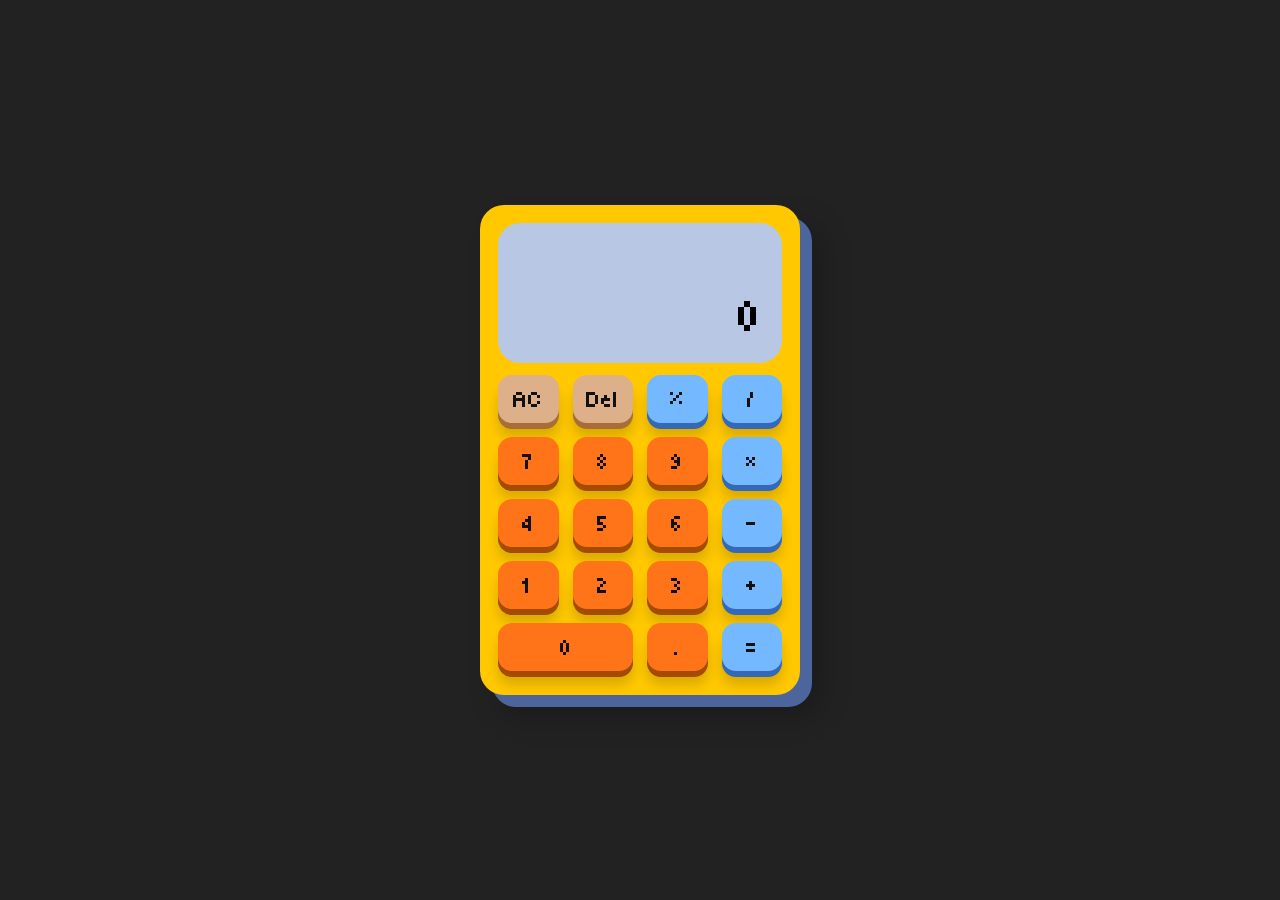
<file: calculadora/index.html>
<!DOCTYPE html>
<html lang="pt-BR">
<head>
    <meta charset="UTF-8">
    <meta name="viewport" content="width=device-width, initial-scale=1.0">
    <title>Calculadora</title>

    <link rel="stylesheet" href="style.css">
</head>
<body>

<div class="calculator">

    <div id="result" class="display">0</div>

    <div class="buttons">

        <button id="clear" class="btn function">
            <span class="btn-top">AC</span>
        </button>

        <button id="backspace" class="btn function">
            <span class="btn-top">Del</span>
        </button>

        <button class="btn operator">
            <span class="btn-top">%</span>
        </button>

        <button class="btn operator">
            <span class="btn-top">/</span>
        </button>

        <button class="btn number">
            <span class="btn-top">7</span>
        </button>

        <button class="btn number">
            <span class="btn-top">8</span>
        </button>

        <button class="btn number">
            <span class="btn-top">9</span>
        </button>

        <button class="btn operator">
            <span class="btn-top">×</span>
        </button>

        <button class="btn number">
            <span class="btn-top">4</span>
        </button>

        <button class="btn number">
            <span class="btn-top">5</span>
        </button>

        <button class="btn number">
            <span class="btn-top">6</span>
        </button>

        <button class="btn operator">
            <span class="btn-top">-</span>
        </button>

        <button class="btn number">
            <span class="btn-top">1</span>
        </button>

        <button class="btn number">
            <span class="btn-top">2</span>
        </button>

        <button class="btn number">
            <span class="btn-top">3</span>
        </button>

        <button class="btn operator">
            <span class="btn-top">+</span>
        </button>

        <button class="btn number zero">
            <span class="btn-top">0</span>
        </button>

        <button class="btn number">
            <span class="btn-top">.</span>
        </button>

        <button id="equal" class="btn operator">
            <span class="btn-top">=</span>
        </button>

    </div>

</div>

<script src="script.js"></script>

</body>
</html>
</file>
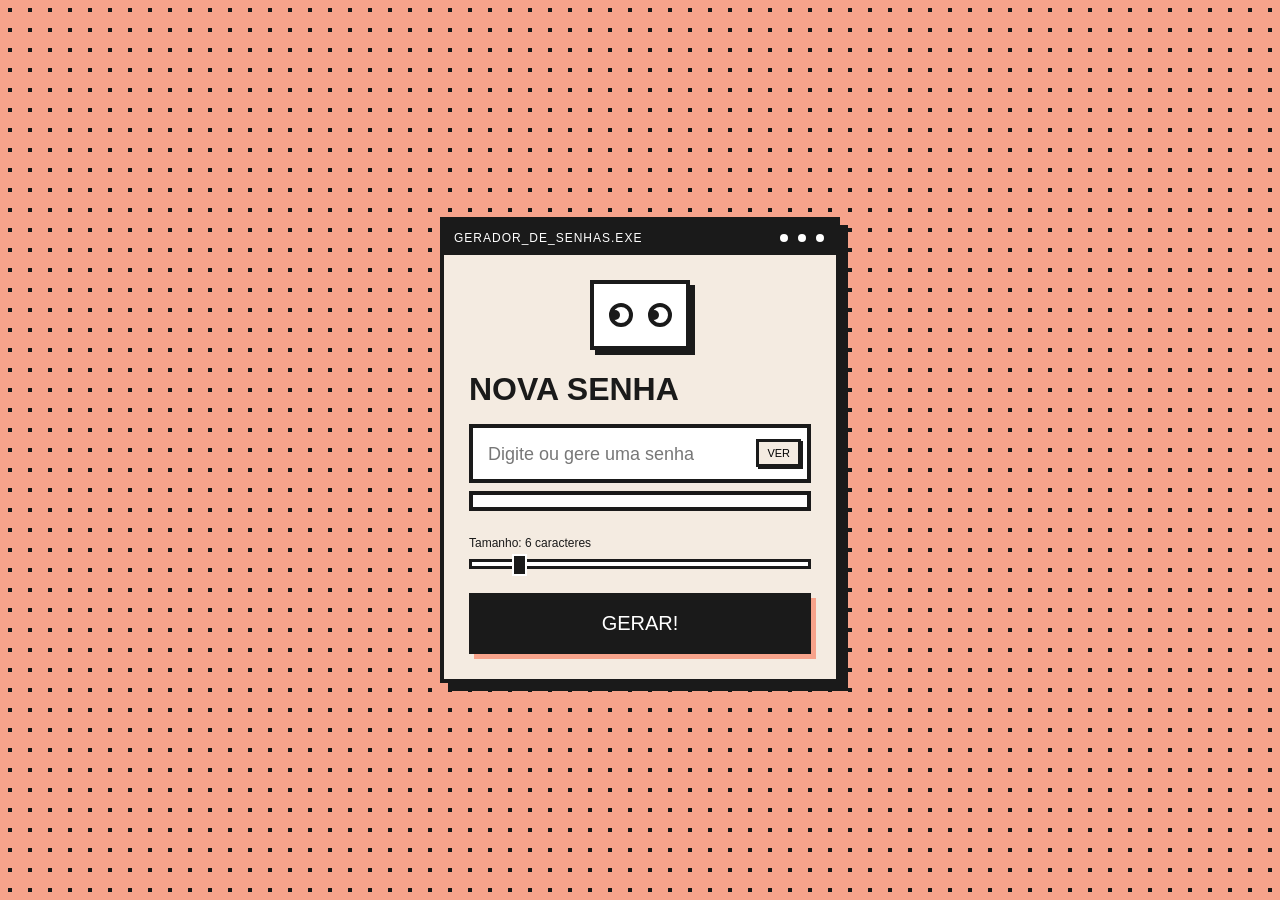
<file: gerador-de-senhas/index.html>
<!DOCTYPE html>
<html lang="pt-BR">
<head>
    <meta charset="UTF-8">
    <meta name="viewport" content="width=device-width, initial-scale=1.0">
    <title>Gerador de Senhas</title>

    <link rel="stylesheet" href="style.css">
</head>
<body>

    <div class="window">
        <div class="window-header">
            <span>GERADOR_DE_SENHAS.EXE</span>

            <div class="window-dots">
                <div class="dot"></div>
                <div class="dot"></div>
                <div class="dot"></div>
            </div>
        </div>

        <div class="window-content">

            <div class="character-box">
                <div class="face" id="characterFace">
                    <div class="eye">
                        <div class="pupil"></div>
                    </div>

                    <div class="eye">
                        <div class="pupil"></div>
                    </div>
                </div>
            </div>

            <h1>Nova Senha</h1>

            <div class="input-container">
                <input
                    type="password"
                    id="passwordField"
                    class="password-display"
                    placeholder="Digite ou gere uma senha"
                >

                <button
                    type="button"
                    id="toggleBtn"
                    class="toggle-visible"
                >
                    VER
                </button>
            </div>

            <div class="strength-container">
                <div id="strengthBar" class="strength-bar"></div>
            </div>

            <div class="control-group">
                <label id="lengthLabel">
                    Tamanho: 6 caracteres
                </label>

                <input
                    type="range"
                    id="lengthSlider"
                    min="4"
                    max="20"
                    value="6"
                >
            </div>

            <button
                class="btn-generate"
                id="generateBtn"
            >
                Gerar!
            </button>

        </div>
    </div>

    <script src="script.js"></script>

</body>
</html>
</file>
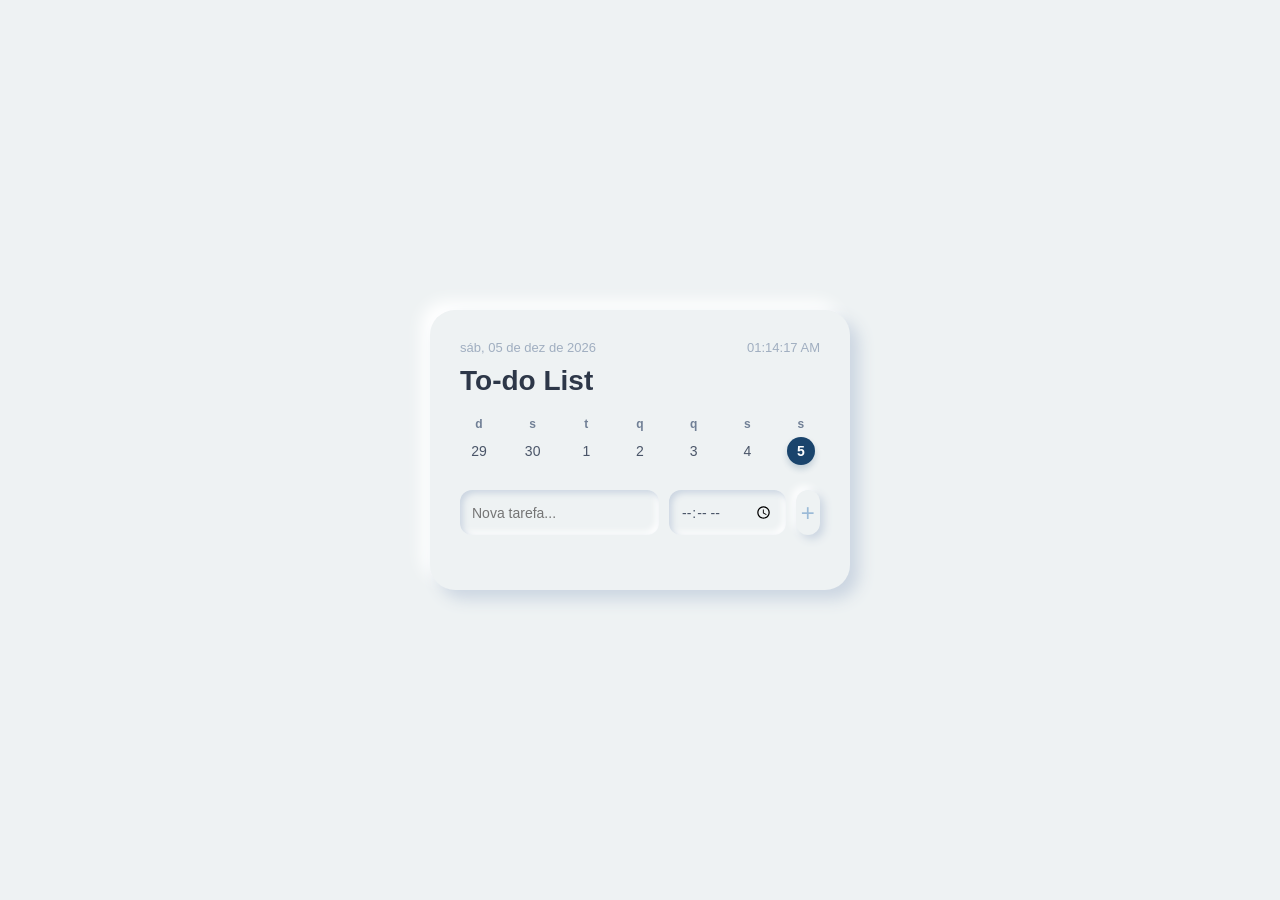
<file: lista-de-tarefas/index.html>
<!DOCTYPE html>
<html lang="pt-BR">
<head>
    <meta charset="UTF-8">
    <meta name="viewport" content="width=device-width, initial-scale=1.0">
    <title>Minha Lista de Tarefas Completa</title>
    <link rel="stylesheet" href="style.css">
</head>
<body>

    <div class="todo-container">
        <div class="top-bar">
            <span id="current-date">Ter, 18 Jan 2022</span>
            <span id="current-clock">01:06:15 PM</span>
        </div>

        <h2 class="title">To-do List</h2>

        <div class="week-calendar">
            <div class="day-col" data-day="0"><span class="day-letter">d</span><span class="day-number">24</span></div>
            <div class="day-col" data-day="1"><span class="day-letter">s</span><span class="day-number">25</span></div>
            <div class="day-col" data-day="2"><span class="day-letter">t</span><span class="day-number">26</span></div>
            <div class="day-col" data-day="3"><span class="day-letter">q</span><span class="day-number">27</span></div>
            <div class="day-col" data-day="4"><span class="day-letter">q</span><span class="day-number">28</span></div>
            <div class="day-col" data-day="5"><span class="day-letter">s</span><span class="day-number">29</span></div>
            <div class="day-col" data-day="6"><span class="day-letter">s</span><span class="day-number">30</span></div>
        </div>
        
        <div class="input-section">
            <input type="text" id="task-input" placeholder="Nova tarefa...">
            <input type="time" id="time-input">
            <button id="add-btn">+</button>
        </div>

        <ul id="task-list">
            </ul>
    </div>

    <script src="script.js"></script>
</body>
</html>
</file>
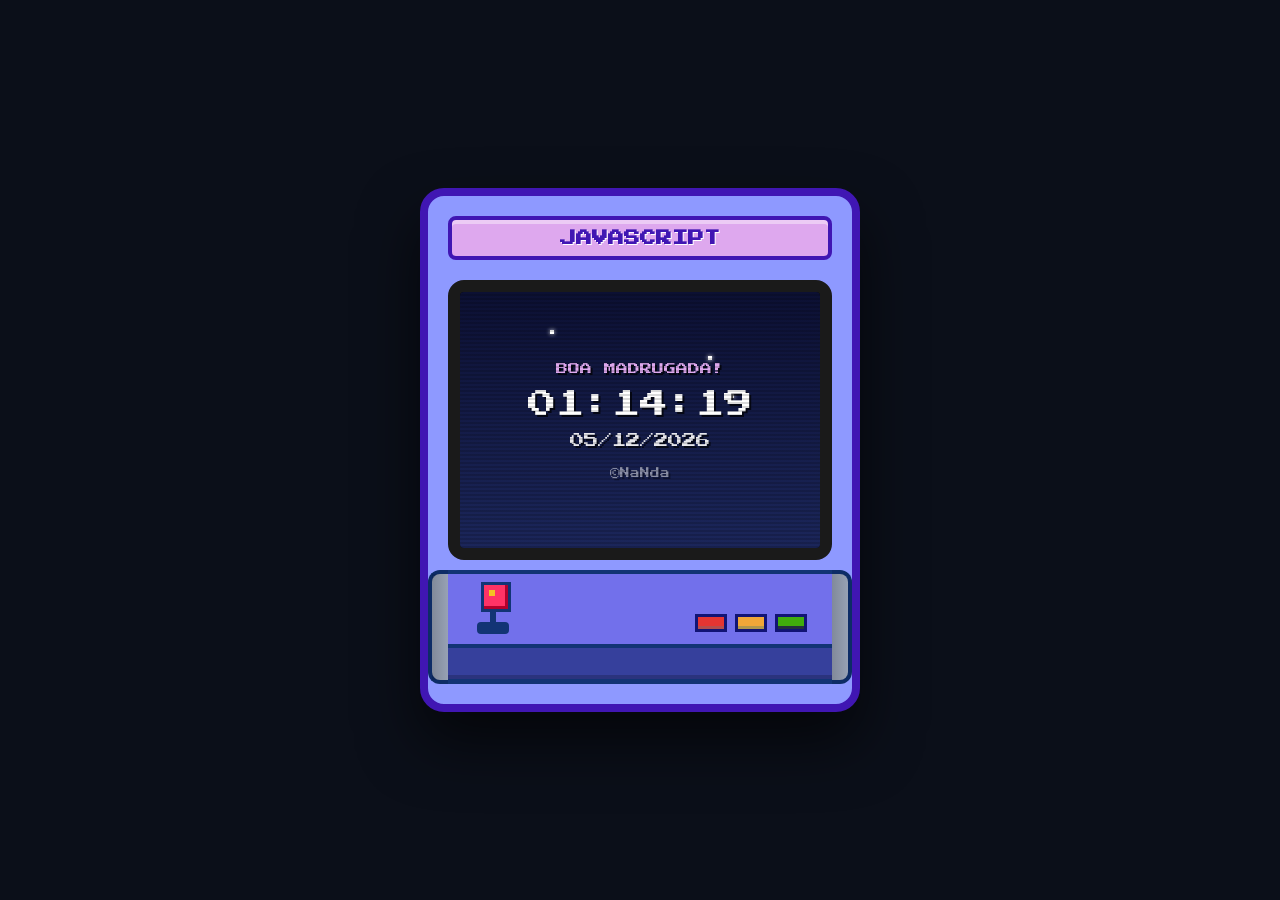
<file: relogio-digital/index.html>
<!DOCTYPE html>
<html lang="pt-br">
<head>
    <meta charset="UTF-8">
    <meta name="viewport" content="width=device-width, initial-scale=1.0">
    <title>Relógio Digital Arcade</title>
    <link rel="stylesheet" href="style.css">
    <link href="https://fonts.googleapis.com/css2?family=Press+Start+2P&display=swap" rel="stylesheet">
</head>
<body>

    <div class="scene">
        <div class="monitor">
            
            <div class="marquee">
                <h2>JAVASCRIPT</h2>
            </div>

            <div class="screen" id="telaArcade">
                <div class="sky-day">
                    <div class="cloud c1"></div>
                    <div class="cloud c2"></div>
                </div>
                
                <div class="sky-night">
                    <div class="star s1"></div>
                    <div class="star s2"></div>
                    <div class="star s3"></div>
                </div>

                <div class="clock-content">
                    <div id="msg">mensagem</div>
                    <div id="hora">00:00:00</div>
                    <div id="data">00/00/0000</div>
                    <footer><p>&copy;NaNda</p></footer>
                </div>
            </div>

           <div class="arcade-dashboard">
    <div class="side-wing left"></div>

    <div class="dashboard-center">
        <div class="control-table">
            <div class="joystick">
                <div class="stick"></div>
                <div class="base"></div>
            </div>
            <div class="buttons">
                <div class="button red"></div>
                <div class="button yellow"></div>
                <div class="button teal"></div>
            </div>
        </div>

        <div class="retro-stripe"></div>
    </div>

    <div class="side-wing right"></div>
</div>

        </div>
    </div>

    <script src="script.js"></script>
</body>
</html>
</file>
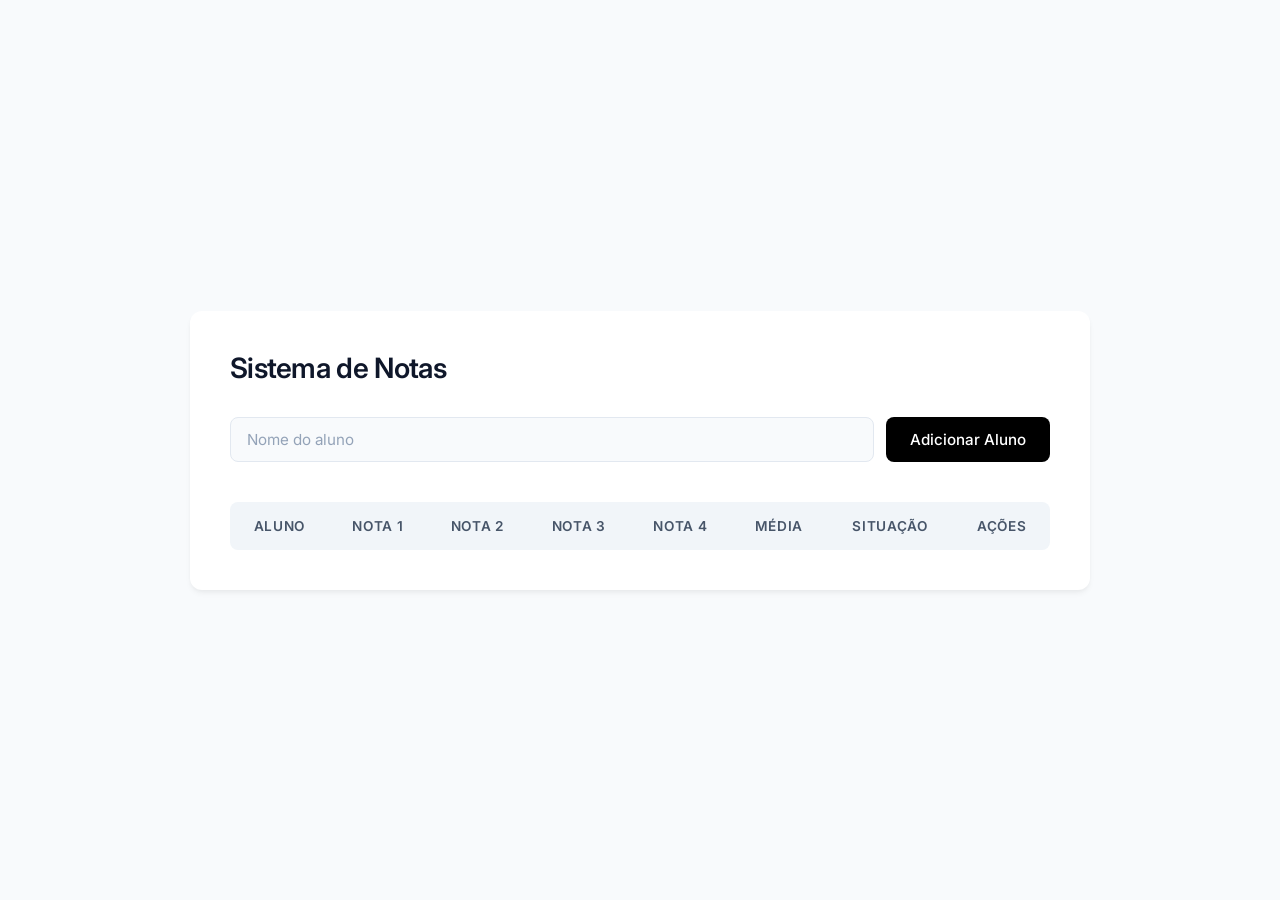
<file: sistema-de-notas/index.html>
<!DOCTYPE html>
<html lang="pt-BR">
<head>
    <meta charset="UTF-8">
    <meta name="viewport" content="width=device-width, initial-scale=1.0">
    <title>Sistema de Notas Escolar</title>

    <link rel="stylesheet" href="style.css">
</head>
<body>

    <div class="container">

        <h1>Sistema de Notas</h1>

        <div class="formulario">

            <input
                type="text"
                id="nomeAluno"
                placeholder="Nome do aluno"
            >

            <button id="btnAdicionar">
                Adicionar Aluno
            </button>

        </div>

        <div class="planilha">

            <table>

                <thead>
                    <tr>
                        <th>Aluno</th>
                        <th>Nota 1</th>
                        <th>Nota 2</th>
                        <th>Nota 3</th>
                        <th>Nota 4</th>
                        <th>Média</th>
                        <th>Situação</th>
                        <th>Ações</th>
                    </tr>
                </thead>

                <tbody id="tabelaAlunos">

                </tbody>

            </table>

        </div>

    </div>

    <script src="script.js"></script>

</body>
</html>
</file>
<file: calculadora/style.css>
@import url('https://fonts.googleapis.com/css2?family=Tiny5&display=swap');

*{
    margin:0;
    padding:0;
    box-sizing:border-box;
}

body{
    min-height:100vh;
    display:flex;
    justify-content:center;
    align-items:center;
    background:#222;
    font-family:"Tiny5", sans-serif;
}

/* CALCULADORA */

.calculator{

    width:320px;

    padding:18px;

    background:#FFC800;

    border-radius:24px;

    box-shadow:
        12px 12px 0 #4d659d,
        20px 20px 30px rgba(0,0,0,.25);
}

/* DISPLAY */

.display{

    height:140px;

    margin-bottom:18px;

    padding:20px;

    border-radius:22px;

    background:#B8C7E4;

    display:flex;
    align-items:flex-end;
    justify-content:flex-end;

    font-size:3rem;
    color:#000;
}

/* GRID */

.buttons{

    display:grid;

    grid-template-columns:repeat(4,1fr);

    gap:14px;
}

/* BOTÃO */

.btn{

    position:relative;

    height:48px;

    border:none;

    border-radius:14px;

    cursor:pointer;

    background:transparent;

    font-family:"Tiny5", sans-serif;
}

/* BASE ESCURA */

.number{
    background:#A44B00;
}

.operator{
    background:#3569B7;
}

.function{
    background:#A86E37;
}

/* CAMADA SUPERIOR */

.btn-top{

    position:absolute;

    inset:0;

    display:flex;
    align-items:center;
    justify-content:center;

    border-radius:14px;

    transform:translateY(-6px);

    transition:
        transform .12s ease,
        filter .12s ease;

    font-size:1.5rem;

    color:#111;
}

/* CORES */

.number .btn-top{
    background:#FF7418;
}

.operator .btn-top{
    background:#74B9FF;
}

.function .btn-top{
    background:#DDB08A;
}

/* HOVER */

.btn:hover .btn-top{

    transform:
        translateY(-8px);

    filter:brightness(1.05);
}

/* CLIQUE */

.btn:active .btn-top{

    transform:translateY(0);
}

/* SOMBRA */

.btn{

    box-shadow:
        0 8px 12px rgba(0,0,0,.15);
}

/* BOTÃO ZERO */

.zero{

    grid-column:span 2;
}
</file>
<file: gerador-de-senhas/style.css>
/* ========================================================================== */
/* VARIÁVEIS */
/* ========================================================================== */

:root {
    --bg-color: #F4EBE1;
    --accent-color: #F7A38B;
    --dark: #1A1A1A;
    --white: #FFFFFF;

    --weak: #00FF66;
    --medium: #FFCC00;
    --strong: #FF3333;
}

/* ========================================================================== */
/* RESET */
/* ========================================================================== */

* {
    box-sizing: border-box;
    margin: 0;
    padding: 0;
    font-family: 'Arial Black', 'Impact', sans-serif;
}

body {
    background-color: var(--accent-color);
    background-image: radial-gradient(var(--dark) 15%, transparent 16%);
    background-size: 20px 20px;

    display: flex;
    justify-content: center;
    align-items: center;

    min-height: 100vh;
    padding: 20px;
}

/* ========================================================================== */
/* JANELA */
/* ========================================================================== */

.window {
    background: var(--bg-color);
    border: 4px solid var(--dark);
    box-shadow: 8px 8px 0 var(--dark);

    width: 100%;
    max-width: 400px;
    overflow: hidden;
}

.window-header {
    background: var(--dark);
    color: var(--white);

    padding: 10px;

    display: flex;
    justify-content: space-between;
    align-items: center;

    font-size: 12px;
    letter-spacing: 1px;
}

.window-dots {
    display: flex;
    gap: 6px;
}

.dot {
    width: 12px;
    height: 12px;

    background: var(--white);

    border-radius: 50%;
    border: 2px solid var(--dark);
}

.window-content {
    padding: 25px;
}

/* ========================================================================== */
/* TÍTULO */
/* ========================================================================== */

h1 {
    font-size: 32px;
    color: var(--dark);

    text-transform: uppercase;
    margin-bottom: 20px;
    line-height: 0.9;
}

/* ========================================================================== */
/* PERSONAGEM */
/* ========================================================================== */

.character-box {
    display: flex;
    justify-content: center;
    margin-bottom: 25px;
}

.face {
    width: 100px;
    height: 70px;

    background: var(--white);

    border: 4px solid var(--dark);
    box-shadow: 5px 5px 0 var(--dark);

    display: flex;
    justify-content: center;
    align-items: center;
    gap: 15px;

    position: relative;
}

.eye {
    width: 24px;
    height: 24px;

    background: var(--white);

    border: 4px solid var(--dark);
    border-radius: 50%;

    display: flex;
    justify-content: center;
    align-items: center;

    position: relative;
}

.pupil {
    width: 10px;
    height: 10px;

    background: var(--dark);
    border-radius: 50%;

    position: absolute;

    transform: translate(-6px, 0);
    transition: all .2s ease;
}

.face.looking-at-password .pupil {
    transform: translate(0, 5px);
}

/* ========================================================================== */
/* INPUT */
/* ========================================================================== */

.input-container {
    position: relative;
    margin-bottom: 8px;
}

.password-display {
    width: 100%;

    padding: 15px;
    padding-right: 60px;

    font-size: 18px;
    font-family: monospace;
    font-weight: bold;

    background: var(--white);
    color: var(--dark);

    border: 4px solid var(--dark);
    outline: none;
}

.password-display:focus {
    box-shadow: 4px 4px 0 var(--dark);
}

.password-display::placeholder {
    color: #777;
    font-family: Arial, sans-serif;
    font-weight: normal;
}

/* ========================================================================== */
/* BOTÃO VER */
/* ========================================================================== */

.toggle-visible {
    position: absolute;

    right: 10px;
    top: 50%;

    transform: translateY(-50%);

    background: var(--bg-color);

    border: 3px solid var(--dark);

    padding: 5px 8px;

    cursor: pointer;
    font-size: 11px;

    box-shadow: 2px 2px 0 var(--dark);
}

.toggle-visible:active {
    box-shadow: 0 0 0 var(--dark);
    transform: translateY(-50%) translate(2px, 2px);
}

/* ========================================================================== */
/* BARRA DE FORÇA */
/* ========================================================================== */

.strength-container {
    width: 100%;
    height: 20px;

    background: var(--white);

    border: 4px solid var(--dark);

    margin-bottom: 25px;
}

.strength-bar {
    height: 100%;
    width: 0;

    transition:
        width .3s ease,
        background-color .3s ease;
}

.strength-bar.weak {
    width: 30%;
    background: var(--weak);
}

.strength-bar.medium {
    width: 60%;
    background: var(--medium);
}

.strength-bar.strong {
    width: 100%;
    background: var(--strong);
}

/* ========================================================================== */
/* CONTROLES */
/* ========================================================================== */

.control-group {
    margin-bottom: 20px;
}

.control-group label {
    display: block;

    margin-bottom: 5px;

    font-size: 12px;
    color: var(--dark);
}

/* ========================================================================== */
/* RANGE */
/* ========================================================================== */

input[type="range"] {
    width: 100%;
    background: transparent;

    -webkit-appearance: none;
    appearance: none;
}

input[type="range"]::-webkit-slider-runnable-track {
    height: 10px;

    background: var(--white);

    border: 3px solid var(--dark);
}

input[type="range"]::-webkit-slider-thumb {
    width: 15px;
    height: 22px;

    background: var(--dark);

    border: 2px solid var(--white);

    cursor: pointer;

    margin-top: -8px;

    -webkit-appearance: none;
}

/* ========================================================================== */
/* BOTÃO GERAR */
/* ========================================================================== */

.btn-generate {
    width: 100%;

    background: var(--dark);
    color: var(--white);

    border: 4px solid var(--dark);

    padding: 15px;

    font-size: 20px;
    text-transform: uppercase;

    cursor: pointer;

    box-shadow: 5px 5px 0 var(--accent-color);

    transition:
        transform .1s,
        box-shadow .1s;
}

.btn-generate:hover {
    background: #2a2a2a;
}

.btn-generate:active {
    transform: translate(5px, 5px);
    box-shadow: 0 0 0 var(--accent-color);
}
</file>
<file: lista-de-tarefas/style.css>
:root {
    --bg-color: #eef2f3;
    --card-bg: #eef2f3;
    --text-color: #4a5568;
    --pastel-blue: #9bbad7;
    --dark-blue: #1d4ed8;
    --pastel-pink: #f2c6c2;
    --shadow-light: #ffffff;
    --shadow-dark: #cbd5e1;
}

* {
    margin: 0;
    padding: 0;
    box-sizing: border-box;
    font-family: 'Segoe UI', Tahoma, Geneva, Verdana, sans-serif;
}

body {
    background-color: var(--bg-color);
    display: flex;
    justify-content: center;
    align-items: center;
    min-height: 100vh;
    padding: 20px;
    color: var(--text-color);
}

.todo-container {
    background: var(--card-bg);
    width: 100%;
    max-width: 420px;
    padding: 30px;
    border-radius: 25px;
    box-shadow: 9px 9px 16px var(--shadow-dark), 
                -9px -9px 16px var(--shadow-light);
}

/* Barra do Topo (Data à esquerda e Hora à direita) */
.top-bar {
    display: flex;
    justify-content: space-between;
    align-items: center;
    font-size: 13px;
    color: #a0aec0;
    font-weight: 500;
    margin-bottom: 10px;
}

.title {
    font-size: 28px;
    font-weight: 700;
    color: #2d3748;
    margin-bottom: 20px;
}

/* Calendário Semanal */
.week-calendar {
    display: flex;
    justify-content: space-between;
    margin-bottom: 25px;
    padding: 0 5px;
}

.day-col {
    display: flex;
    flex-direction: column;
    align-items: center;
    gap: 6px;
}

.day-letter {
    font-size: 12px;
    text-transform: lowercase;
    color: #718096;
    font-weight: 600;
}

.day-number {
    font-size: 14px;
    font-weight: 500;
    color: #4a5568;
    width: 28px;
    height: 28px;
    display: flex;
    align-items: center;
    justify-content: center;
    border-radius: 50%;
    transition: all 0.3s ease;
}

/* Dia atual selecionado (Estilo azul escuro da foto) */
.day-col.active .day-number {
    background-color: #1a446c;
    color: white;
    font-weight: bold;
    box-shadow: 0 4px 6px rgba(26, 68, 108, 0.2);
}

/* Área de Inputs */
.input-section {
    display: flex;
    gap: 10px;
    margin-bottom: 25px;
}

#task-input, #time-input {
    background: var(--card-bg);
    border: none;
    padding: 12px;
    border-radius: 12px;
    color: var(--text-color);
    outline: none;
    font-size: 14px;
    box-shadow: inset 3px 3px 6px var(--shadow-dark), 
                inset -3px -3px 6px var(--shadow-light);
}

#task-input { flex: 2; }
#time-input { flex: 1; }

#add-btn {
    width: 45px;
    height: 45px;
    background: var(--card-bg);
    color: var(--pastel-blue);
    font-size: 24px;
    border: none;
    border-radius: 12px;
    cursor: pointer;
    box-shadow: 4px 4px 8px var(--shadow-dark), 
                -4px -4px 8px var(--shadow-light);
}

/* Lista de Tarefas */
ul { list-style: none; }

li {
    display: flex;
    align-items: center;
    gap: 12px;
    margin-bottom: 15px;
}

.task-card {
    flex: 1;
    background: #e3edf7;
    padding: 14px 18px;
    border-radius: 15px;
    display: flex;
    align-items: center;
    gap: 15px;
    cursor: pointer;
    box-shadow: 3px 3px 6px var(--shadow-dark), 
                -3px -3px 6px var(--shadow-light);
}

.checkbox {
    width: 22px;
    height: 22px;
    background: #ffffff;
    border-radius: 50%;
    position: relative;
    box-shadow: inset 2px 2px 4px var(--shadow-dark);
    transition: all 0.3s ease;
    
    /* ESTAS DUAS LINHAS EVITAM A DEFORMAÇÃO: */
    flex-shrink: 0; 
    min-width: 22px; 
}

.task-text {
    font-size: 15px;
    font-weight: 500;
}

.task-time {
    background: #e3edf7;
    padding: 14px 12px;
    border-radius: 12px;
    font-size: 13px;
    font-weight: bold;
    color: #798ea4;
    min-width: 85px;
    text-align: center;
    box-shadow: 3px 3px 6px var(--shadow-dark), 
                -3px -3px 6px var(--shadow-light);
}

.delete-btn {
    background: var(--pastel-pink);
    color: white;
    border: none;
    padding: 10px 14px;
    border-radius: 12px;
    cursor: pointer;
    font-size: 13px;
    font-weight: bold;
    display: none;
}

/* Estados de tarefa completada */
li.completed .task-card {
    background: var(--card-bg);
    box-shadow: inset 3px 3px 6px var(--shadow-dark), 
                inset -3px -3px 6px var(--shadow-light);
}

li.completed .checkbox {
    background: #28a745; /* Verde de confirmação */
}

li.completed .checkbox::after {
    content: '✓';
    color: white;
    font-size: 12px;
    position: absolute;
    top: 50%;
    left: 50%;
    transform: translate(-50%, -50%);
}

li.completed .task-text {
    text-decoration: line-through;
    color: #a0aec0;
}

li.completed .delete-btn { display: block; }
</file>
<file: relogio-digital/style.css>
/* ==========================================================================
   Configurações Globais e Variáveis de Cor
   ========================================================================== */
:root {
    --arcade-blue: #8e99ff;
    --arcade-dark: #4016b3;
    --arcade-yellow: #dea8ee;
    --arcade-red: #ff3366;
    --arcade-teal: #00f2fe;
    
    /* Gradientes do Céu */
    --bg-day: linear-gradient(180deg, #4facfe 0%, #00f2fe 100%);
    --bg-night: linear-gradient(180deg, #0c1033 0%, #1b265a 100%);
}

* {
    margin: 0;
    padding: 0;
    box-sizing: border-box;
}

body {
    background-color: #0b0f19;
    min-height: 100vh;
    display: flex;
    justify-content: center;
    align-items: center;
    font-family: 'Arial', sans-serif;
    overflow: hidden;
}

.scene {
    width: 100%;
    max-width: 480px;
    padding: 20px;
}

/* ==========================================================================
   Gabinete do Arcade (Monitor externo)
   ========================================================================== */
.monitor {
    background-color: var(--arcade-blue);
    border: 8px solid var(--arcade-dark);
    border-radius: 24px;
    padding: 20px;
    box-shadow: 0 30px 60px rgba(0, 0, 0, 0.6);
    position: relative;
}

/* Letreiro do topo */
.marquee {
    background-color: var(--arcade-yellow);
    border: 4px solid var(--arcade-dark);
    border-radius: 8px;
    padding: 10px;
    text-align: center;
    margin-bottom: 20px;
    box-shadow: inset 0 4px 0 rgba(255,255,255,0.4);
}

.marquee h2 {
    font-family: 'Press Start 2P', cursive;
    font-size: 1rem;
    color: var(--arcade-dark);
    text-shadow: 1px 1px 0px #fff;
}

/* ==========================================================================
   A Tela do Relógio (Com efeito CRT de tubo)
   ========================================================================== */
.screen {
    background: #000;
    border: 12px solid #1a1a1a;
    border-radius: 16px;
    height: 280px;
    position: relative;
    overflow: hidden;
    display: flex;
    align-items: center;
    justify-content: center;
    box-shadow: inset 0 0 40px rgba(0,0,0,0.8);
}

/* Linhas de TV Antiga (Scanlines) */
.screen::after {
    content: " ";
    position: absolute;
    top: 0; left: 0; bottom: 0; right: 0;
    background: linear-gradient(rgba(18, 16, 16, 0) 50%, rgba(0, 0, 0, 0.15) 50%);
    background-size: 100% 4px;
    z-index: 5;
    pointer-events: none;
}

/* Conteúdo centralizado */
.clock-content {
    position: relative;
    z-index: 4;
    text-align: center;
    color: #ffffff;
    text-shadow: 2px 2px 0px rgba(0, 0, 0, 0.7);
}

/* Elements do Relógio */
#hora {
    font-family: 'Press Start 2P', cursive;
    font-size: 1.8rem;
    margin: 15px 0;
    letter-spacing: -1px;
}

#msg {
    font-family: 'Press Start 2P', cursive;
    font-size: 0.75rem;
    color: var(--arcade-yellow);
    text-transform: uppercase;
}

#data {
    font-family: 'Press Start 2P', cursive;
    font-size: 0.9rem;
    opacity: 0.9;
}

footer p {
    font-family: 'Press Start 2P', cursive;
    font-size: 0.6rem;
    margin-top: 20px;
    opacity: 0.5;
}

/* ==========================================================================
   Dinâmica de Clima (Dia / Noite)
   ========================================================================== */
.sky-day, .sky-night {
    position: absolute;
    top: 0; left: 0; width: 100%; height: 100%;
    transition: opacity 1s ease-in-out;
}

/* Estilos do Dia */
.sky-day {
    background: var(--bg-day);
    opacity: 0; /* Controlado pelo JS */
    z-index: 1;
}

.cloud {
    background: #fff;
    position: absolute;
    border-radius: 4px;
}
.cloud::before, .cloud::after { content: ''; position: absolute; background: #fff; border-radius: 4px;}

/* Nuvens em formato de bloco (Pixel) */
.c1 { width: 50px; height: 12px; top: 20%; left: 10%; }
.c2 { width: 70px; height: 16px; top: 35%; right: 15%; }

/* Estilos da Noite */
.sky-night {
    background: var(--bg-night);
    opacity: 0; /* Controlado pelo JS */
    z-index: 2;
}

.star {
    background: #fff;
    position: absolute;
    width: 4px;
    height: 4px;
    box-shadow: 0 0 4px #fff;
}
.s1 { top: 15%; left: 25%; }
.s2 { top: 40%; left: 75%; }
.s3 { top: 25%; right: 30%; }

/* Classes que o JavaScript vai injetar ativa */
.screen.is-day .sky-day { opacity: 1; }
.screen.is-night .sky-night { opacity: 1; }

/* ==========================================================================
   Painel de Controle Inferior
   ========================================================================== */
/* ==========================================================================
   Painel de Controle Inferior & Botões Pixel Art
   ========================================================================== */
/* ==========================================================================
   A ESTRUTURA DA BANCADA DO ARCADE (PIXEL ART)
   ========================================================================== */

/* Container geral que engloba as asas e o painel */
.arcade-dashboard {
    display: flex;
    position: relative;
    width: calc(100% + 40px); /* Expande ligeiramente para fora da tela do monitor */
    margin-left: -20px;       /* Alinha a expansão nas laterais */
    margin-top: 10px;
    z-index: 10;
}

/* O Miolo Central (Mesa de comandos + Faixa decorativa) */
.dashboard-center {
    flex-grow: 1;
    display: flex;
    flex-direction: column;
    border-top: 4px solid #123475; /* Contorno escuro superior */
    border-bottom: 5px solid #123475; /* Contorno escuro inferior */
}

/* A superfície onde ficam os controles */
.control-table {
    background-color: #7270eb; /* Mesmo azul do gabinete */
    padding: 15px 25px 10px 25px;
    display: flex;
    justify-content: space-between;
    align-items: flex-end; /* Alinha o joystick e botões na mesma base */
    height: 70px;
}

/* ==========================================================================
   A FAIXA COLORIDA RETRÔ (Borda frontal da mesa)
   ========================================================================== */
.retro-stripe {
    height: 35px;
    border-top: 4px solid #123475; /* Linha divisória preta/escura */
    /* Gradiente linear "duro" simula as divisões do pixel art da foto */
    background: #36409c;
    box-shadow: inset 0 -4px 0 rgba(0,0,0,0.2); /* Sombra de profundidade */
}

/* ==========================================================================
   AS ABAS LATERAIS (Suportes Verdes)
   ========================================================================== */
.side-wing {
    width: 20px;
    background-color: #97a1b4; /* Tom verde da imagem */
    border: 4px solid #0d2c66;
    position: relative;
}

/* Recorte superior inclinado das abas para dar efeito 3D */
.side-wing.left {
    border-radius: 12px 0 0 12px;
    border-right: none;
}

.side-wing.right {
    border-radius: 0 12px 12px 0;
    border-left: none;
}

/* Detalhe interno de sombra na asa direita para simular curva */
.side-wing::after {
    content: '';
    position: absolute;
    top: 0; left: 0; width: 100%; height: 100%;
    background: linear-gradient(to right, rgba(0,0,0,0.15), transparent);
}

/* ==========================================================================
   CONTROLES: JOYSTICK E BOTÕES QUADRADOS
   ========================================================================== */

/* Joystick */
.joystick {
    position: relative;
    width: 45px;
    height: 55px;
}

.joystick .base {
    width: 32px;
    height: 12px;
    background: #123475; /* Base achatada escura */
    border-radius: 4px;
    position: absolute;
    bottom: 0;
    left: 4px;
}

.joystick .stick {
    width: 6px;
    height: 30px;
    background: #123475;
    position: absolute;
    bottom: 10px;
    left: 17px;
}

/* A cabeça quadrada vermelha com miolo laranja da imagem */
.joystick .stick::before {
    content: '';
    position: absolute;
    top: -12px;
    left: -9px;
    width: 24px;
    height: 24px;
    background: #ff3366; /* Vermelho */
    border: 3px solid #123475;
    box-shadow: inset -3px -3px 0px #b3002d;
}

/* Pequeno pixel interno laranja do joystick */
.joystick .stick::after {
    content: '';
    position: absolute;
    top: -4px;
    left: -1px;
    width: 6px;
    height: 6px;
    background: #f4c223;
}

/* Botões Retangulares Alinhados */
.buttons {
    display: flex;
    gap: 8px;
    margin-bottom: 2px; /* Encosta mais perto da faixa colorida */
}

.button {
    width: 32px;
    height: 18px;
    border: 3px solid #121475;
    border-radius: 0px;
}

/* Cores extraídas idênticas à imagem enviada */
.button.red { 
    background: #e43532; /* Vermelho/Rosa Queimado */
    box-shadow: inset 0 -3px 0 #b34d4d;
}

.button.yellow { 
    background: #f0a638; /* Amarelo Giz */
    box-shadow: inset 0 -3px 0 #b0964c;
}

.button.teal { 
    background: #40ad0d; /* Azul Petróleo Escuro */
    box-shadow: inset 0 -3px 0 #233140;
}

/* Feedback de clique */
.button:active {
    transform: translateY(2px);
    box-shadow: none;
}
</file>
<file: sistema-de-notas/style.css>
/* ==========================================================================
   Configurações Globais & Reset
   ========================================================================== */
@import url('https://fonts.googleapis.com/css2?family=Inter:wght@400;500;600&display=swap');

*{
    margin:0;
    padding:0;
    box-sizing:border-box;
}

body{
    font-family:'Inter', sans-serif;
    background-color:#f8fafc;
    color:#1e293b;
    display:flex;
    justify-content:center;
    align-items:center;
    min-height:100vh;
    padding:20px;
}

/* ==========================================================================
   Container Principal
   ========================================================================== */

.container{
    width:100%;
    max-width:900px;
    background-color:#ffffff;
    padding:2.5rem;
    border-radius:12px;
    box-shadow:
        0 4px 6px -1px rgba(0,0,0,.05),
        0 2px 4px -1px rgba(0,0,0,.03);
}

h1{
    font-size:1.75rem;
    font-weight:600;
    margin-bottom:2rem;
    color:#0f172a;
    letter-spacing:-0.025em;
}

/* ==========================================================================
   Formulário
   ========================================================================== */

.formulario{
    display:flex;
    gap:12px;
    margin-bottom:2.5rem;
}

input[type="text"]{
    flex:1;
    padding:.75rem 1rem;
    border:1px solid #e2e8f0;
    border-radius:8px;
    font-family:inherit;
    font-size:.95rem;
    color:#334155;
    background-color:#f8fafc;
    transition:all .3s ease;
}

input[type="text"]:focus{
    outline:none;
    border-color:#000;
    background-color:#fff;
    box-shadow:0 0 0 3px rgba(0,0,0,.08);
}

input[type="text"]::placeholder{
    color:#94a3b8;
}

/* ==========================================================================
   Botão Adicionar
   ========================================================================== */

button{
    cursor:pointer;
    font-family:inherit;
    font-size:.95rem;
    font-weight:500;
    transition:all .3s ease;
}

#btnAdicionar{
    padding:.75rem 1.5rem;
    background:#000;
    color:#fff;
    border:none;
    border-radius:8px;
}

#btnAdicionar:hover{
    transform:translateY(-3px);

    box-shadow:
        0 10px 20px rgba(0,0,0,.15);
}

#btnAdicionar:active{
    transform:translateY(0);
}

/* ==========================================================================
   Inputs das Notas
   ========================================================================== */

input[type="number"]{
    width:65px;
    padding:.4rem;

    border:1px solid #e2e8f0;
    border-radius:6px;

    text-align:center;

    font-family:inherit;

    transition:.3s;
}

input[type="number"]:focus{
    outline:none;
    border-color:#000;
}

/* ==========================================================================
   Planilha
   ========================================================================== */

.planilha{
    width:100%;
    overflow-x:auto;
}

table{
    width:100%;
    border-collapse:collapse;
    text-align:center;
    font-size:.95rem;
}

th{
    background-color:#f1f5f9;
    color:#475569;
    font-weight:600;
    padding:1rem;
    font-size:.85rem;
    text-transform:uppercase;
    letter-spacing:.05em;
    text-align:center;
}

th:first-child{
    border-top-left-radius:8px;
    border-bottom-left-radius:8px;
}

th:last-child{
    border-top-right-radius:8px;
    border-bottom-right-radius:8px;
}

td{
    padding:1rem;
    border-bottom:1px solid #f1f5f9;
    color:#334155;
    vertical-align:middle;
    text-align:center;
    font-variant-numeric:tabular-nums;
}

tr:last-child td{
    border-bottom:none;
}

tbody tr{
    transition:.2s ease;
}

tbody tr:hover{
    background:#f8fafc;
}

/* ==========================================================================
   Botão Excluir
   ========================================================================== */

.btnExcluir{
    background:#fff;

    color:#000;

    border:1px solid #d1d5db;

    border-radius:8px;

    padding:.65rem 1rem;

    font-size:.9rem;

    font-weight:500;

    transition:all .3s ease;
}

.btnExcluir:hover{
    background:#dc2626;

    border-color:#dc2626;

    color:#fff;

    transform:translateY(-3px);

    box-shadow:
        0 10px 20px rgba(220,38,38,.15);
}

.btnExcluir:active{
    transform:translateY(0);
}

/* ==========================================================================
   Situação
   ========================================================================== */

.status-aprovado{
    color:#16a34a;
    font-weight:600;
}

.status-reprovado{
    color:#dc2626;
    font-weight:600;
}

/* ==========================================================================
   Responsividade
   ========================================================================== */

@media(max-width:768px){

    .container{
        padding:1.5rem;
    }

    .formulario{
        flex-direction:column;
    }

    #btnAdicionar{
        width:100%;
    }

    table{
        font-size:.85rem;
    }

    td,
    th{
        padding:.75rem;
    }
}
</file>
